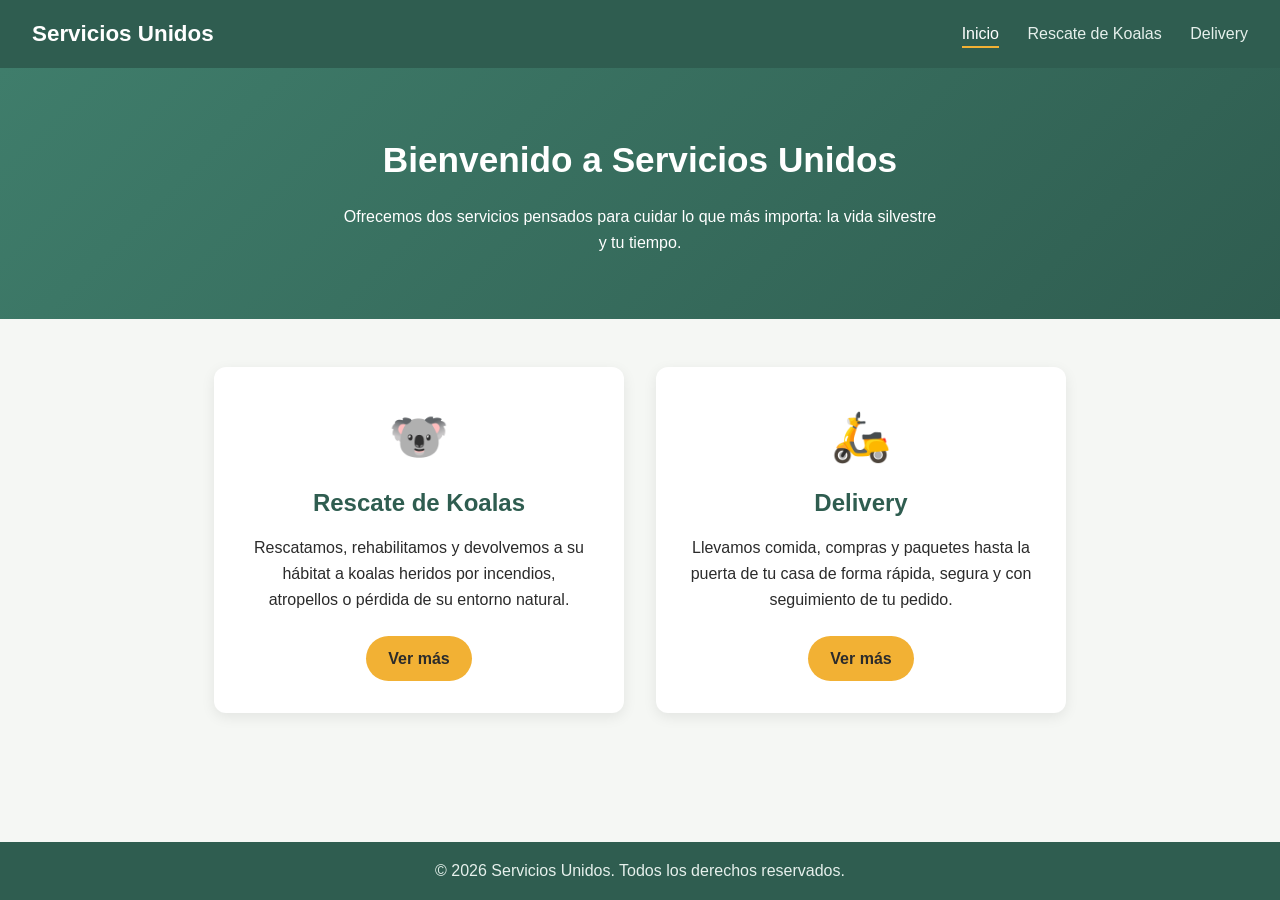
<file: index.html>
<!DOCTYPE html>
<html lang="es">
<head>
  <meta charset="UTF-8">
  <meta name="viewport" content="width=device-width, initial-scale=1.0">
  <title>Servicios Unidos</title>
  <link rel="stylesheet" href="style.css">
</head>
<body>
  <header class="header">
    <a href="index.html" class="logo">Servicios Unidos</a>
    <button class="menu-toggle" id="menuToggle" aria-label="Abrir menú">☰</button>
    <nav class="nav" id="nav">
      <a href="index.html" class="active">Inicio</a>
      <a href="servicio1.html">Rescate de Koalas</a>
      <a href="servicio2.html">Delivery</a>
    </nav>
  </header>

  <main>
    <section class="hero">
      <h1>Bienvenido a Servicios Unidos</h1>
      <p>Ofrecemos dos servicios pensados para cuidar lo que más importa: la vida silvestre y tu tiempo.</p>
    </section>

    <section class="servicios">
      <article class="card">
        <div class="card-icon">🐨</div>
        <h2>Rescate de Koalas</h2>
        <p>Rescatamos, rehabilitamos y devolvemos a su hábitat a koalas heridos por incendios,
          atropellos o pérdida de su entorno natural.</p>
        <a href="servicio1.html" class="btn">Ver más</a>
      </article>

      <article class="card">
        <div class="card-icon">🛵</div>
        <h2>Delivery</h2>
        <p>Llevamos comida, compras y paquetes hasta la puerta de tu casa de forma rápida,
          segura y con seguimiento de tu pedido.</p>
        <a href="servicio2.html" class="btn">Ver más</a>
      </article>
    </section>
  </main>

  <footer class="footer">
    <p>&copy; <span id="year"></span> Servicios Unidos. Todos los derechos reservados.</p>
  </footer>

  <script src="script.js"></script>
</body>
</html>
</file>
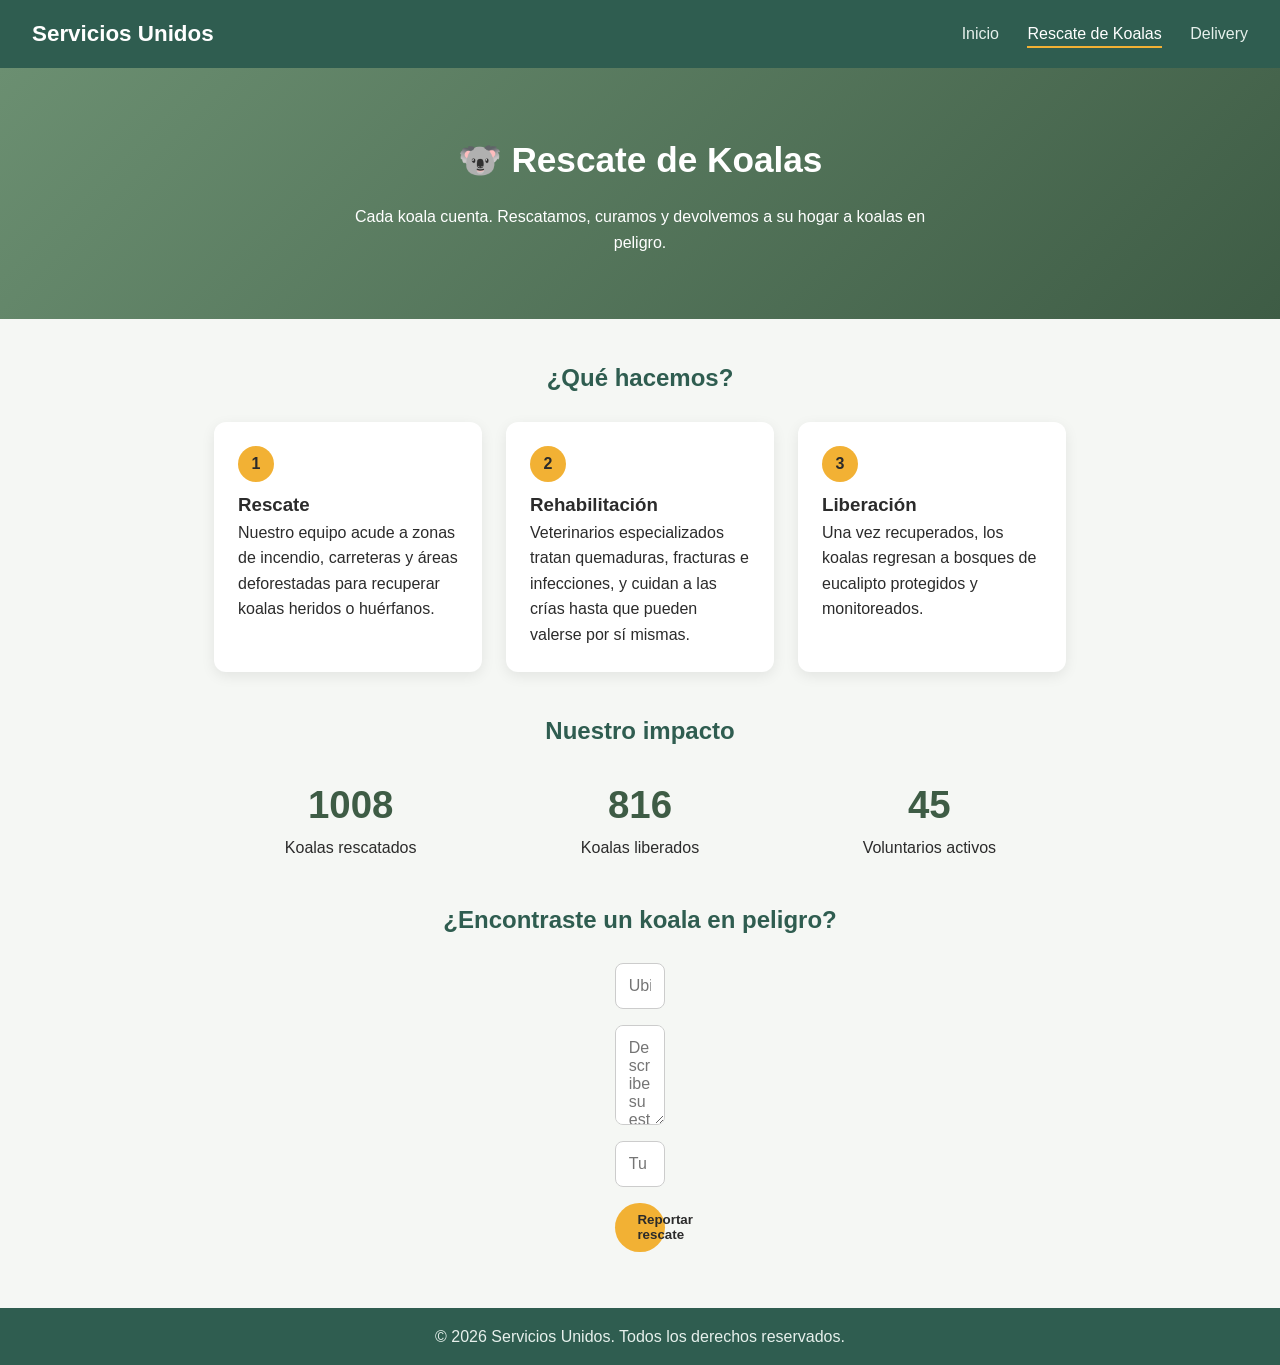
<file: servicio1.html>
<!DOCTYPE html>
<html lang="es">
<head>
  <meta charset="UTF-8">
  <meta name="viewport" content="width=device-width, initial-scale=1.0">
  <title>Rescate de Koalas | Servicios Unidoss</title>
  <link rel="stylesheet" href="style.css">
  <link rel="stylesheet" href="servicio1.css">
</head>
<body>
  <header class="header">
    <a href="index.html" class="logo">Servicios Unidos</a>
    <button class="menu-toggle" id="menuToggle" aria-label="Abrir menú">☰</button>
    <nav class="nav" id="nav">
      <a href="index.html">Inicio</a>
      <a href="servicio1.html" class="active">Rescate de Koalas</a>
      <a href="servicio2.html">Delivery</a>
    </nav>
  </header>

  <main>
    <section class="hero hero-koala">
      <h1>🐨 Rescate de Koalas</h1>
      <p>Cada koala cuenta. Rescatamos, curamos y devolvemos a su hogar a koalas en peligro.</p>
    </section>

    <section class="contenido">
      <h2>¿Qué hacemos?</h2>
      <div class="pasos">
        <div class="paso">
          <span>1</span>
          <h3>Rescate</h3>
          <p>Nuestro equipo acude a zonas de incendio, carreteras y áreas deforestadas para recuperar koalas heridos o huérfanos.</p>
        </div>
        <div class="paso">
          <span>2</span>
          <h3>Rehabilitación</h3>
          <p>Veterinarios especializados tratan quemaduras, fracturas e infecciones, y cuidan a las crías hasta que pueden valerse por sí mismas.</p>
        </div>
        <div class="paso">
          <span>3</span>
          <h3>Liberación</h3>
          <p>Una vez recuperados, los koalas regresan a bosques de eucalipto protegidos y monitoreados.</p>
        </div>
      </div>

      <h2>Nuestro impacto</h2>
      <div class="estadisticas">
        <div><strong class="contador" data-meta="1250">0</strong><p>Koalas rescatados</p></div>
        <div><strong class="contador" data-meta="980">0</strong><p>Koalas liberados</p></div>
        <div><strong class="contador" data-meta="45">0</strong><p>Voluntarios activos</p></div>
      </div>

      <h2>¿Encontraste un koala en peligro?</h2>
      <form class="formulario" id="formKoala">
        <input type="text" id="ubicacion" placeholder="Ubicación del koala" required>
        <textarea id="estado" placeholder="Describe su estado (herido, solo, en la carretera...)" required></textarea>
        <input type="tel" id="telefono" placeholder="Tu teléfono de contacto" required>
        <button type="submit" class="btn">Reportar rescate</button>
        <p class="mensaje" id="mensajeKoala"></p>
      </form>
    </section>
  </main>

  <footer class="footer">
    <p>&copy; <span id="year"></span> Servicios Unidos. Todos los derechos reservados.</p>
  </footer>

  <script src="script.js"></script>
  <script src="servicio1.js"></script>
</body>
</html>
</file>
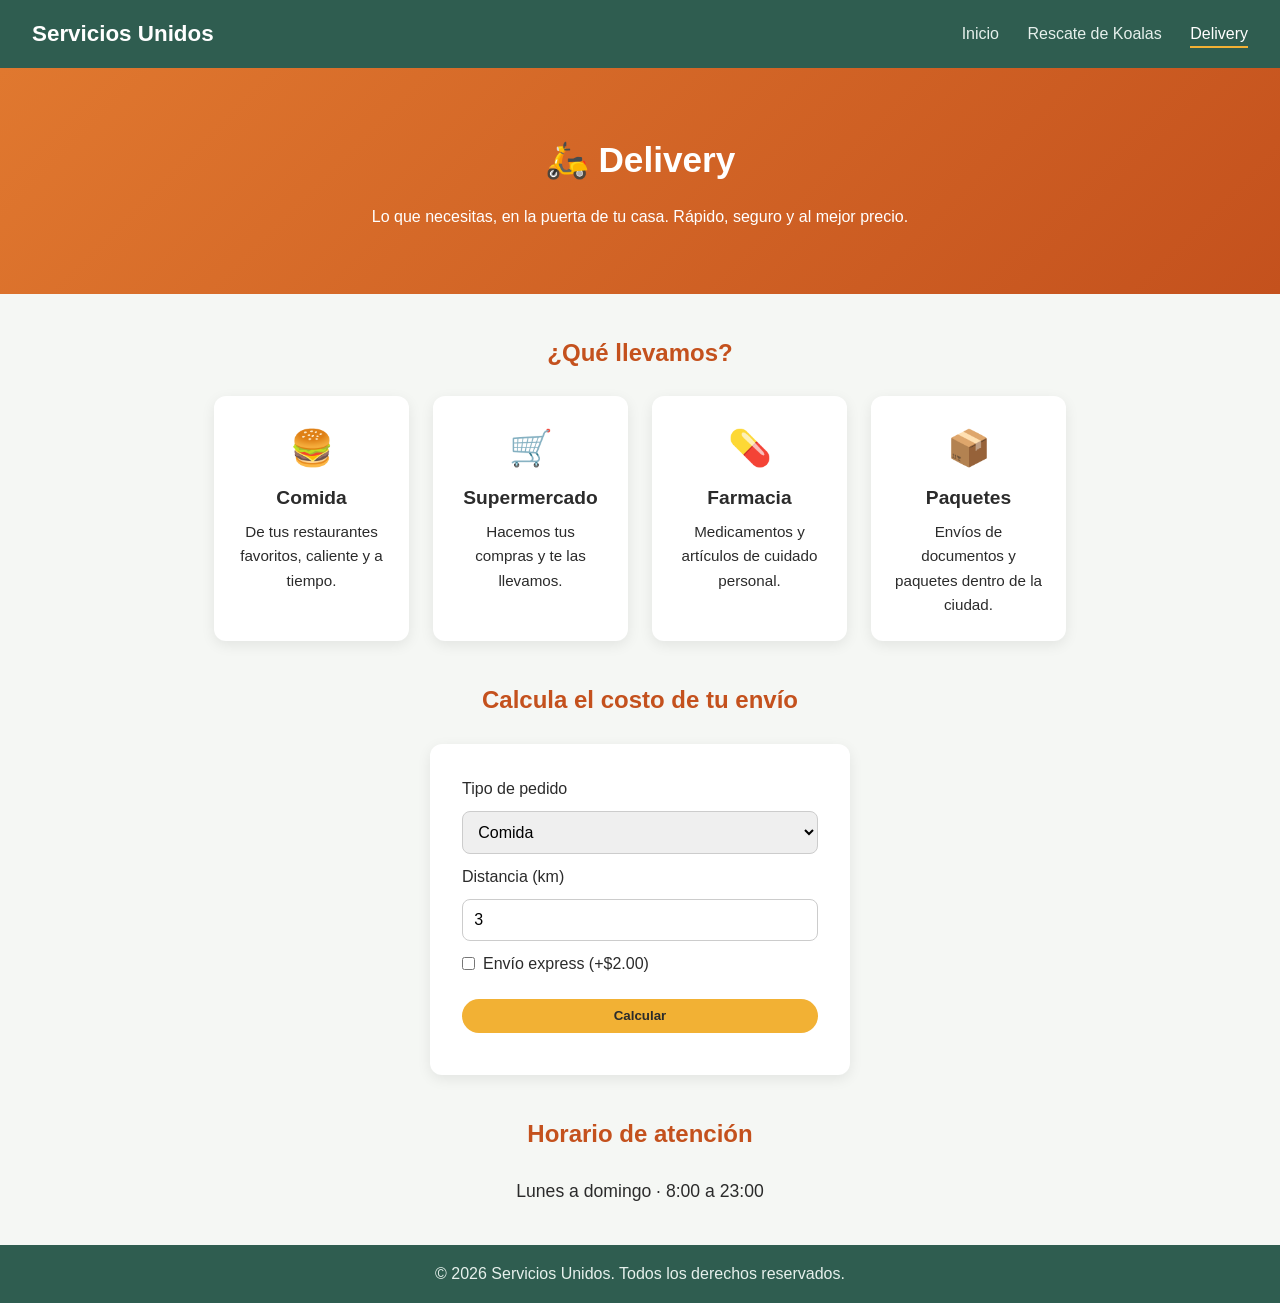
<file: servicio2.html>
<!DOCTYPE html>
<html lang="es">
<head>
  <meta charset="UTF-8">
  <meta name="viewport" content="width=device-width, initial-scale=1.0">
  <title>Delivery | Servicios Unidos</title>
  <link rel="stylesheet" href="style.css">
  <link rel="stylesheet" href="servicio2.css">
</head>
<body>
  <header class="header">
    <a href="index.html" class="logo">Servicios Unidos</a>
    <button class="menu-toggle" id="menuToggle" aria-label="Abrir menú">☰</button>
    <nav class="nav" id="nav">
      <a href="index.html">Inicio</a>
      <a href="servicio1.html">Rescate de Koalas</a>
      <a href="servicio2.html" class="active">Delivery</a>
    </nav>
  </header>

  <main>
    <section class="hero hero-delivery">
      <h1>🛵 Delivery</h1>
      <p>Lo que necesitas, en la puerta de tu casa. Rápido, seguro y al mejor precio.</p>
    </section>

    <section class="contenido-delivery">
      <h2>¿Qué llevamos?</h2>
      <div class="categorias">
        <div class="categoria">🍔<h3>Comida</h3><p>De tus restaurantes favoritos, caliente y a tiempo.</p></div>
        <div class="categoria">🛒<h3>Supermercado</h3><p>Hacemos tus compras y te las llevamos.</p></div>
        <div class="categoria">💊<h3>Farmacia</h3><p>Medicamentos y artículos de cuidado personal.</p></div>
        <div class="categoria">📦<h3>Paquetes</h3><p>Envíos de documentos y paquetes dentro de la ciudad.</p></div>
      </div>

      <h2>Calcula el costo de tu envío</h2>
      <form class="cotizador" id="formDelivery">
        <label for="tipo">Tipo de pedido</label>
        <select id="tipo">
          <option value="1.5">Comida</option>
          <option value="2">Supermercado</option>
          <option value="1.5">Farmacia</option>
          <option value="2.5">Paquete</option>
        </select>

        <label for="distancia">Distancia (km)</label>
        <input type="number" id="distancia" min="1" max="30" value="3" required>

        <label class="check">
          <input type="checkbox" id="express"> Envío express (+$2.00)
        </label>

        <button type="submit" class="btn">Calcular</button>
        <p class="resultado" id="resultado"></p>
      </form>

      <h2>Horario de atención</h2>
      <p class="horario">Lunes a domingo · 8:00 a 23:00</p>
    </section>
  </main>

  <footer class="footer">
    <p>&copy; <span id="year"></span> Servicios Unidos. Todos los derechos reservados.</p>
  </footer>

  <script src="script.js"></script>
  <script src="servicio2.js"></script>
</body>
</html>
</file>
<file: style.css>
* {
  margin: 0;
  padding: 0;
  box-sizing: border-box;
}

body {
  font-family: "Segoe UI", Arial, sans-serif;
  background: #f5f7f4;
  color: #2b2b2b;
  line-height: 1.6;
  display: flex;
  flex-direction: column;
  min-height: 100vh;
}

main {
  flex: 1;
}

/* ---------- Menú ---------- */
.header {
  background: #2f5d50;
  color: #fff;
  display: flex;
  align-items: center;
  justify-content: space-between;
  padding: 1rem 2rem;
  position: sticky;
  top: 0;
  z-index: 10;
}

.logo {
  color: #fff;
  font-size: 1.4rem;
  font-weight: bold;
  text-decoration: none;
}

.nav a {
  color: #e6f0ec;
  text-decoration: none;
  margin-left: 1.5rem;
  padding-bottom: 4px;
}

.nav a:hover,
.nav a.active {
  color: #fff;
  border-bottom: 2px solid #f2b134;
}

.menu-toggle {
  display: none;
  background: none;
  border: none;
  color: #fff;
  font-size: 1.6rem;
  cursor: pointer;
}

/* ---------- Portada ---------- */
.hero {
  text-align: center;
  padding: 4rem 1.5rem;
  background: linear-gradient(135deg, #3f7d6b, #2f5d50);
  color: #fff;
}

.hero h1 {
  font-size: 2.2rem;
  margin-bottom: 1rem;
}

.hero p {
  max-width: 600px;
  margin: 0 auto;
}

/* ---------- Tarjetas de servicios ---------- */
.servicios {
  display: grid;
  grid-template-columns: repeat(auto-fit, minmax(260px, 1fr));
  gap: 2rem;
  max-width: 900px;
  margin: 3rem auto;
  padding: 0 1.5rem;
}

.card {
  background: #fff;
  border-radius: 12px;
  padding: 2rem;
  text-align: center;
  box-shadow: 0 4px 14px rgba(0, 0, 0, 0.08);
  transition: transform 0.2s;
}

.card:hover {
  transform: translateY(-5px);
}

.card-icon {
  font-size: 3rem;
  margin-bottom: 0.5rem;
}

.card h2 {
  color: #2f5d50;
  margin-bottom: 0.8rem;
}

.card p {
  margin-bottom: 1.5rem;
}

.btn {
  display: inline-block;
  background: #f2b134;
  color: #2b2b2b;
  padding: 0.6rem 1.4rem;
  border-radius: 25px;
  text-decoration: none;
  font-weight: bold;
  border: none;
  cursor: pointer;
}

.btn:hover {
  background: #e09d1c;
}

/* ---------- Footer ---------- */
.footer {
  background: #2f5d50;
  color: #e6f0ec;
  text-align: center;
  padding: 1rem;
}

/* ---------- Responsive ---------- */
@media (max-width: 700px) {
  .menu-toggle {
    display: block;
  }

  .nav {
    display: none;
    position: absolute;
    top: 100%;
    left: 0;
    right: 0;
    background: #2f5d50;
    flex-direction: column;
    padding: 1rem 2rem;
  }

  .nav.open {
    display: flex;
  }

  .nav a {
    margin: 0.5rem 0;
  }
}
</file>
<file: servicio1.css>
/* Estilos propios del servicio 1: Rescate de Koalas */
.hero-koala {
  background: linear-gradient(135deg, #6b8f71, #3e5c45);
}

.contenido {
  max-width: 900px;
  margin: 2.5rem auto;
  padding: 0 1.5rem;
}

.contenido h2 {
  color: #2f5d50;
  text-align: center;
  margin: 2.5rem 0 1.5rem;
}

.pasos {
  display: grid;
  grid-template-columns: repeat(auto-fit, minmax(220px, 1fr));
  gap: 1.5rem;
}

.paso {
  background: #fff;
  border-radius: 12px;
  padding: 1.5rem;
  box-shadow: 0 4px 14px rgba(0, 0, 0, 0.08);
}

.paso span {
  display: inline-block;
  width: 36px;
  height: 36px;
  line-height: 36px;
  text-align: center;
  border-radius: 50%;
  background: #f2b134;
  font-weight: bold;
  margin-bottom: 0.5rem;
}

.estadisticas {
  display: grid;
  grid-template-columns: repeat(auto-fit, minmax(160px, 1fr));
  gap: 1rem;
  text-align: center;
}

.estadisticas strong {
  font-size: 2.4rem;
  color: #3e5c45;
}

.formulario {
  display: flex;
  flex-direction: column;
  gap: 1rem;
  max-width: 50px;
  margin: 0 auto;
}

.formulario input,
.formulario textarea {
  padding: 0.8rem;
  border: 1px solid #ccc;
  border-radius: 8px;
  font-family: inherit;
  font-size: 1rem;
}

.formulario textarea {
  min-height: 100px;
  resize: vertical;
}

.mensaje {
  text-align: center;
  font-weight: bold;
  color: #2f7d32;
}
</file>
<file: servicio2.css>
/* Estilos propios del servicio 2: Delivery */
.hero-delivery {
  background: linear-gradient(135deg, #e0782f, #c4511d);
}

.contenido-delivery {
  max-width: 900px;
  margin: 2.5rem auto;
  padding: 0 1.5rem;
}

.contenido-delivery h2 {
  color: #c4511d;
  text-align: center;
  margin: 2.5rem 0 1.5rem;
}

.categorias {
  display: grid;
  grid-template-columns: repeat(auto-fit, minmax(190px, 1fr));
  gap: 1.5rem;
}

.categoria {
  background: #fff;
  border-radius: 12px;
  padding: 1.5rem;
  text-align: center;
  font-size: 2.2rem;
  box-shadow: 0 4px 14px rgba(0, 0, 0, 0.08);
}

.categoria h3 {
  font-size: 1.2rem;
  margin: 0.4rem 0;
}

.categoria p {
  font-size: 0.95rem;
}

.cotizador {
  display: flex;
  flex-direction: column;
  gap: 0.6rem;
  max-width: 420px;
  margin: 0 auto;
  background: #fff;
  padding: 2rem;
  border-radius: 12px;
  box-shadow: 0 4px 14px rgba(0, 0, 0, 0.08);
}

.cotizador select,
.cotizador input[type="number"] {
  padding: 0.7rem;
  border: 1px solid #ccc;
  border-radius: 8px;
  font-size: 1rem;
}

.cotizador .btn {
  margin-top: 0.8rem;
}

.check {
  display: flex;
  align-items: center;
  gap: 0.5rem;
}

.resultado {
  text-align: center;
  font-size: 1.2rem;
  font-weight: bold;
  color: #c4511d;
}

.horario {
  text-align: center;
  font-size: 1.1rem;
}
</file>
